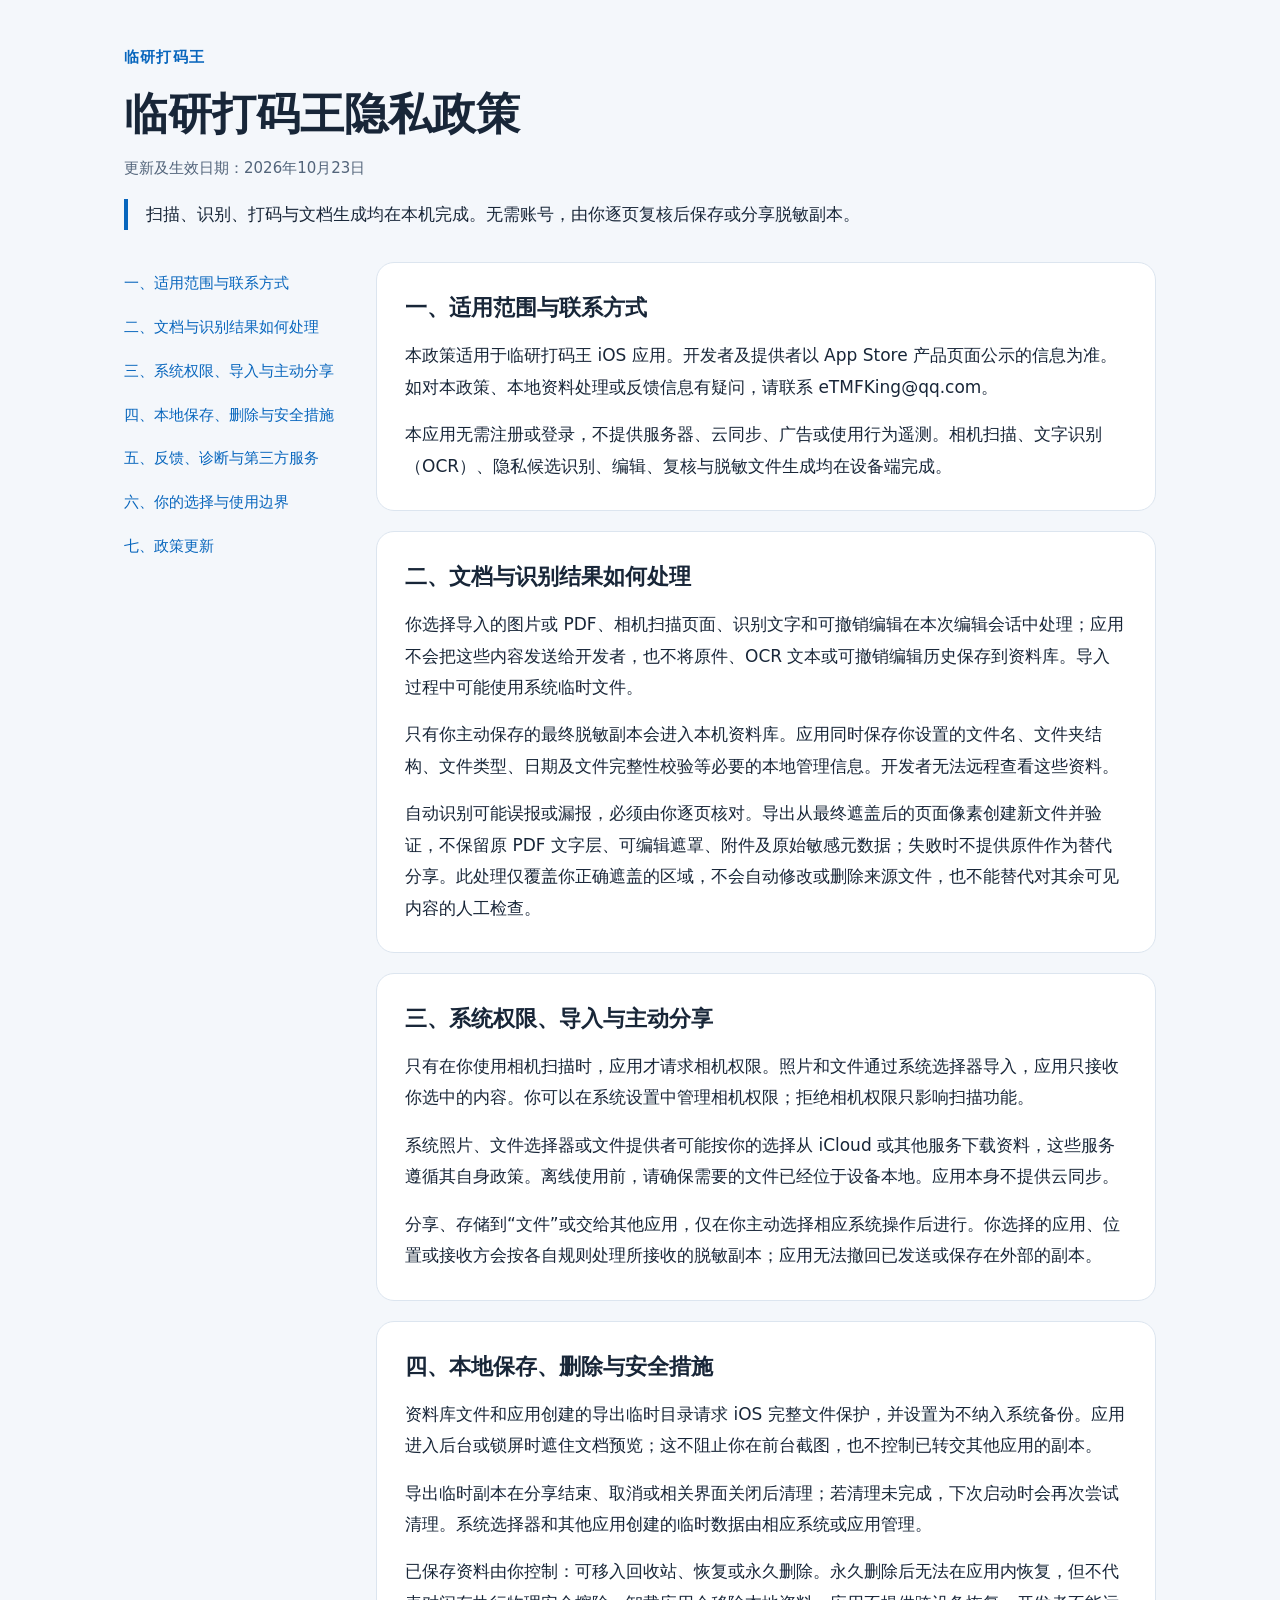
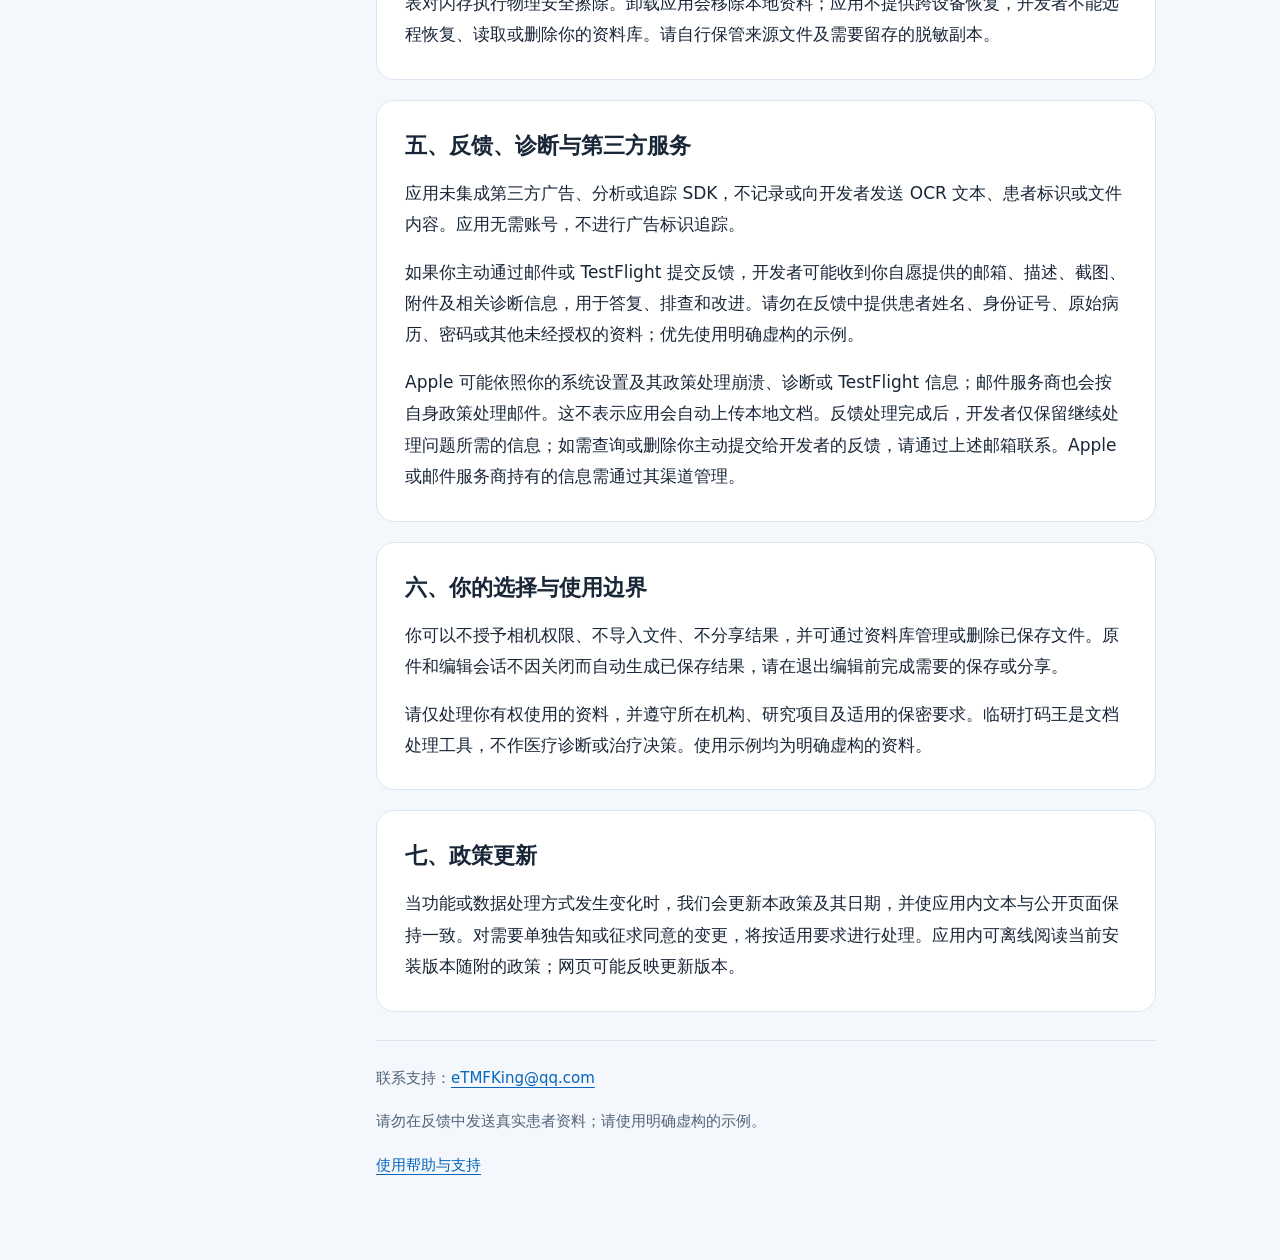
<file: public/redactor-privacy/index.html>
<!doctype html>
<html lang="zh-Hans"><head><meta charset="utf-8"><meta name="viewport" content="width=device-width,initial-scale=1">
<meta name="description" content="更新及生效日期：2026年10月23日"><title>临研打码王隐私政策</title><style>
:root{color-scheme:light dark;--bg:#f4f7fb;--card:#fff;--text:#182638;--muted:#52647a;--blue:#0866bd;--line:#dce5ef}
*{box-sizing:border-box}html{scroll-behavior:smooth;scroll-padding-top:24px}
body{margin:0;background:var(--bg);color:var(--text);font:17px/1.85 system-ui,-apple-system,BlinkMacSystemFont,"PingFang SC",sans-serif}
a{color:var(--blue);text-underline-offset:4px}a:focus-visible{outline:3px solid var(--blue);outline-offset:4px}
.wrap{max-width:1080px;margin:auto;padding:44px 24px 64px}header{margin:0 0 32px}.brand{font-size:15px;font-weight:650;color:var(--blue);letter-spacing:.08em}
h1{font-size:clamp(30px,5vw,44px);line-height:1.35;margin:12px 0}h2{font-size:22px;line-height:1.5;margin:0 0 16px}
p{margin:0 0 16px}.muted,footer{color:var(--muted);font-size:15px}.layout{display:grid;grid-template-columns:220px minmax(0,1fr);gap:32px}
nav{position:sticky;top:24px;align-self:start;font-size:15px}nav a{display:block;padding:8px 0;text-decoration:none}nav a:hover{text-decoration:underline}
main{min-width:0}section{padding:28px;background:var(--card);border:1px solid var(--line);border-radius:18px;margin:0 0 20px}section p:last-child{margin-bottom:0}
.summary{border-left:4px solid var(--blue);padding-left:18px;max-width:760px}footer{border-top:1px solid var(--line);padding-top:24px;margin-top:28px}
@media(max-width:760px){.wrap{padding:28px 18px 40px}.layout{display:block}nav{position:static;margin-bottom:24px;columns:2;column-gap:20px}nav a{break-inside:avoid}section{padding:22px}body{font-size:16px}}
@media(prefers-color-scheme:dark){:root{--bg:#101923;--card:#182432;--text:#e8eff8;--muted:#acbdd0;--blue:#80baff;--line:#334658}}
@media print{body{background:white;color:black}.wrap{padding:0;max-width:none}.layout{display:block}nav{display:none}section{border:0;padding:0;margin:24px 0}a{color:inherit}footer{break-inside:avoid}}
</style></head>
<body><div class="wrap"><header><div class="brand">临研打码王</div><h1>临研打码王隐私政策</h1><p class="muted">更新及生效日期：2026年10月23日</p>
<p class="summary">扫描、识别、打码与文档生成均在本机完成。无需账号，由你逐页复核后保存或分享脱敏副本。</p></header>
<div class="layout"><nav aria-label="页面目录"><a href="#scope">一、适用范围与联系方式</a><a href="#local-processing">二、文档与识别结果如何处理</a><a href="#permissions">三、系统权限、导入与主动分享</a><a href="#retention">四、本地保存、删除与安全措施</a><a href="#feedback">五、反馈、诊断与第三方服务</a><a href="#choices">六、你的选择与使用边界</a><a href="#updates">七、政策更新</a></nav><main><section id="scope"><h2>一、适用范围与联系方式</h2><p>本政策适用于临研打码王 iOS 应用。开发者及提供者以 App Store 产品页面公示的信息为准。如对本政策、本地资料处理或反馈信息有疑问，请联系 eTMFKing@qq.com。</p><p>本应用无需注册或登录，不提供服务器、云同步、广告或使用行为遥测。相机扫描、文字识别（OCR）、隐私候选识别、编辑、复核与脱敏文件生成均在设备端完成。</p></section>
<section id="local-processing"><h2>二、文档与识别结果如何处理</h2><p>你选择导入的图片或 PDF、相机扫描页面、识别文字和可撤销编辑在本次编辑会话中处理；应用不会把这些内容发送给开发者，也不将原件、OCR 文本或可撤销编辑历史保存到资料库。导入过程中可能使用系统临时文件。</p><p>只有你主动保存的最终脱敏副本会进入本机资料库。应用同时保存你设置的文件名、文件夹结构、文件类型、日期及文件完整性校验等必要的本地管理信息。开发者无法远程查看这些资料。</p><p>自动识别可能误报或漏报，必须由你逐页核对。导出从最终遮盖后的页面像素创建新文件并验证，不保留原 PDF 文字层、可编辑遮罩、附件及原始敏感元数据；失败时不提供原件作为替代分享。此处理仅覆盖你正确遮盖的区域，不会自动修改或删除来源文件，也不能替代对其余可见内容的人工检查。</p></section>
<section id="permissions"><h2>三、系统权限、导入与主动分享</h2><p>只有在你使用相机扫描时，应用才请求相机权限。照片和文件通过系统选择器导入，应用只接收你选中的内容。你可以在系统设置中管理相机权限；拒绝相机权限只影响扫描功能。</p><p>系统照片、文件选择器或文件提供者可能按你的选择从 iCloud 或其他服务下载资料，这些服务遵循其自身政策。离线使用前，请确保需要的文件已经位于设备本地。应用本身不提供云同步。</p><p>分享、存储到“文件”或交给其他应用，仅在你主动选择相应系统操作后进行。你选择的应用、位置或接收方会按各自规则处理所接收的脱敏副本；应用无法撤回已发送或保存在外部的副本。</p></section>
<section id="retention"><h2>四、本地保存、删除与安全措施</h2><p>资料库文件和应用创建的导出临时目录请求 iOS 完整文件保护，并设置为不纳入系统备份。应用进入后台或锁屏时遮住文档预览；这不阻止你在前台截图，也不控制已转交其他应用的副本。</p><p>导出临时副本在分享结束、取消或相关界面关闭后清理；若清理未完成，下次启动时会再次尝试清理。系统选择器和其他应用创建的临时数据由相应系统或应用管理。</p><p>已保存资料由你控制：可移入回收站、恢复或永久删除。永久删除后无法在应用内恢复，但不代表对闪存执行物理安全擦除。卸载应用会移除本地资料；应用不提供跨设备恢复，开发者不能远程恢复、读取或删除你的资料库。请自行保管来源文件及需要留存的脱敏副本。</p></section>
<section id="feedback"><h2>五、反馈、诊断与第三方服务</h2><p>应用未集成第三方广告、分析或追踪 SDK，不记录或向开发者发送 OCR 文本、患者标识或文件内容。应用无需账号，不进行广告标识追踪。</p><p>如果你主动通过邮件或 TestFlight 提交反馈，开发者可能收到你自愿提供的邮箱、描述、截图、附件及相关诊断信息，用于答复、排查和改进。请勿在反馈中提供患者姓名、身份证号、原始病历、密码或其他未经授权的资料；优先使用明确虚构的示例。</p><p>Apple 可能依照你的系统设置及其政策处理崩溃、诊断或 TestFlight 信息；邮件服务商也会按自身政策处理邮件。这不表示应用会自动上传本地文档。反馈处理完成后，开发者仅保留继续处理问题所需的信息；如需查询或删除你主动提交给开发者的反馈，请通过上述邮箱联系。Apple 或邮件服务商持有的信息需通过其渠道管理。</p></section>
<section id="choices"><h2>六、你的选择与使用边界</h2><p>你可以不授予相机权限、不导入文件、不分享结果，并可通过资料库管理或删除已保存文件。原件和编辑会话不因关闭而自动生成已保存结果，请在退出编辑前完成需要的保存或分享。</p><p>请仅处理你有权使用的资料，并遵守所在机构、研究项目及适用的保密要求。临研打码王是文档处理工具，不作医疗诊断或治疗决策。使用示例均为明确虚构的资料。</p></section>
<section id="updates"><h2>七、政策更新</h2><p>当功能或数据处理方式发生变化时，我们会更新本政策及其日期，并使应用内文本与公开页面保持一致。对需要单独告知或征求同意的变更，将按适用要求进行处理。应用内可离线阅读当前安装版本随附的政策；网页可能反映更新版本。</p></section>
<footer><p>联系支持：<a href="mailto:eTMFKing@qq.com">eTMFKing@qq.com</a></p>
<p>请勿在反馈中发送真实患者资料；请使用明确虚构的示例。</p><p><a href="../redactor-support/">使用帮助与支持</a></p></footer></main></div></div></body></html>
</file>
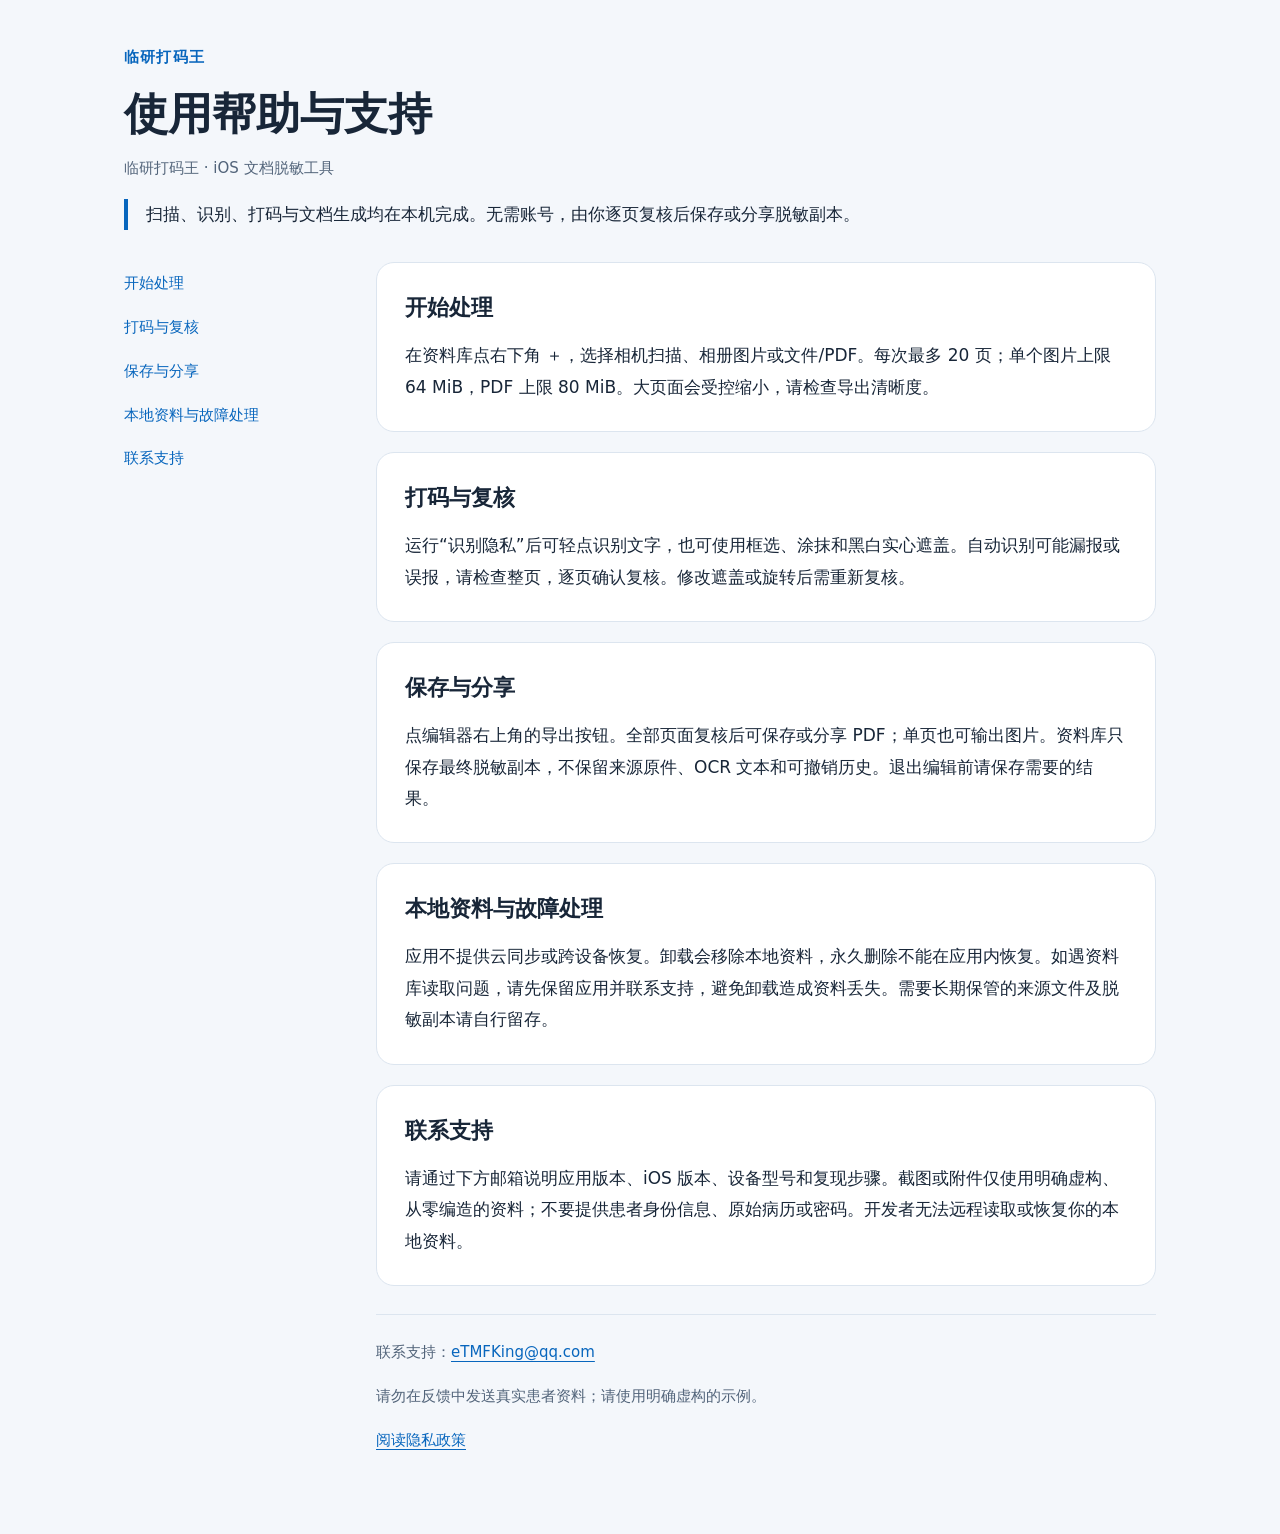
<file: public/redactor-support/index.html>
<!doctype html>
<html lang="zh-Hans"><head><meta charset="utf-8"><meta name="viewport" content="width=device-width,initial-scale=1">
<meta name="description" content="临研打码王 · iOS 文档脱敏工具"><title>使用帮助与支持</title><style>
:root{color-scheme:light dark;--bg:#f4f7fb;--card:#fff;--text:#182638;--muted:#52647a;--blue:#0866bd;--line:#dce5ef}
*{box-sizing:border-box}html{scroll-behavior:smooth;scroll-padding-top:24px}
body{margin:0;background:var(--bg);color:var(--text);font:17px/1.85 system-ui,-apple-system,BlinkMacSystemFont,"PingFang SC",sans-serif}
a{color:var(--blue);text-underline-offset:4px}a:focus-visible{outline:3px solid var(--blue);outline-offset:4px}
.wrap{max-width:1080px;margin:auto;padding:44px 24px 64px}header{margin:0 0 32px}.brand{font-size:15px;font-weight:650;color:var(--blue);letter-spacing:.08em}
h1{font-size:clamp(30px,5vw,44px);line-height:1.35;margin:12px 0}h2{font-size:22px;line-height:1.5;margin:0 0 16px}
p{margin:0 0 16px}.muted,footer{color:var(--muted);font-size:15px}.layout{display:grid;grid-template-columns:220px minmax(0,1fr);gap:32px}
nav{position:sticky;top:24px;align-self:start;font-size:15px}nav a{display:block;padding:8px 0;text-decoration:none}nav a:hover{text-decoration:underline}
main{min-width:0}section{padding:28px;background:var(--card);border:1px solid var(--line);border-radius:18px;margin:0 0 20px}section p:last-child{margin-bottom:0}
.summary{border-left:4px solid var(--blue);padding-left:18px;max-width:760px}footer{border-top:1px solid var(--line);padding-top:24px;margin-top:28px}
@media(max-width:760px){.wrap{padding:28px 18px 40px}.layout{display:block}nav{position:static;margin-bottom:24px;columns:2;column-gap:20px}nav a{break-inside:avoid}section{padding:22px}body{font-size:16px}}
@media(prefers-color-scheme:dark){:root{--bg:#101923;--card:#182432;--text:#e8eff8;--muted:#acbdd0;--blue:#80baff;--line:#334658}}
@media print{body{background:white;color:black}.wrap{padding:0;max-width:none}.layout{display:block}nav{display:none}section{border:0;padding:0;margin:24px 0}a{color:inherit}footer{break-inside:avoid}}
</style></head>
<body><div class="wrap"><header><div class="brand">临研打码王</div><h1>使用帮助与支持</h1><p class="muted">临研打码王 · iOS 文档脱敏工具</p>
<p class="summary">扫描、识别、打码与文档生成均在本机完成。无需账号，由你逐页复核后保存或分享脱敏副本。</p></header>
<div class="layout"><nav aria-label="页面目录"><a href="#start">开始处理</a><a href="#redact">打码与复核</a><a href="#export">保存与分享</a><a href="#storage">本地资料与故障处理</a><a href="#contact">联系支持</a></nav><main><section id="start"><h2>开始处理</h2><p>在资料库点右下角 ＋，选择相机扫描、相册图片或文件/PDF。每次最多 20 页；单个图片上限 64 MiB，PDF 上限 80 MiB。大页面会受控缩小，请检查导出清晰度。</p></section><section id="redact"><h2>打码与复核</h2><p>运行“识别隐私”后可轻点识别文字，也可使用框选、涂抹和黑白实心遮盖。自动识别可能漏报或误报，请检查整页，逐页确认复核。修改遮盖或旋转后需重新复核。</p></section><section id="export"><h2>保存与分享</h2><p>点编辑器右上角的导出按钮。全部页面复核后可保存或分享 PDF；单页也可输出图片。资料库只保存最终脱敏副本，不保留来源原件、OCR 文本和可撤销历史。退出编辑前请保存需要的结果。</p></section><section id="storage"><h2>本地资料与故障处理</h2><p>应用不提供云同步或跨设备恢复。卸载会移除本地资料，永久删除不能在应用内恢复。如遇资料库读取问题，请先保留应用并联系支持，避免卸载造成资料丢失。需要长期保管的来源文件及脱敏副本请自行留存。</p></section><section id="contact"><h2>联系支持</h2><p>请通过下方邮箱说明应用版本、iOS 版本、设备型号和复现步骤。截图或附件仅使用明确虚构、从零编造的资料；不要提供患者身份信息、原始病历或密码。开发者无法远程读取或恢复你的本地资料。</p></section>
<footer><p>联系支持：<a href="mailto:eTMFKing@qq.com">eTMFKing@qq.com</a></p>
<p>请勿在反馈中发送真实患者资料；请使用明确虚构的示例。</p><p><a href="../redactor-privacy/">阅读隐私政策</a></p></footer></main></div></div></body></html>
</file>
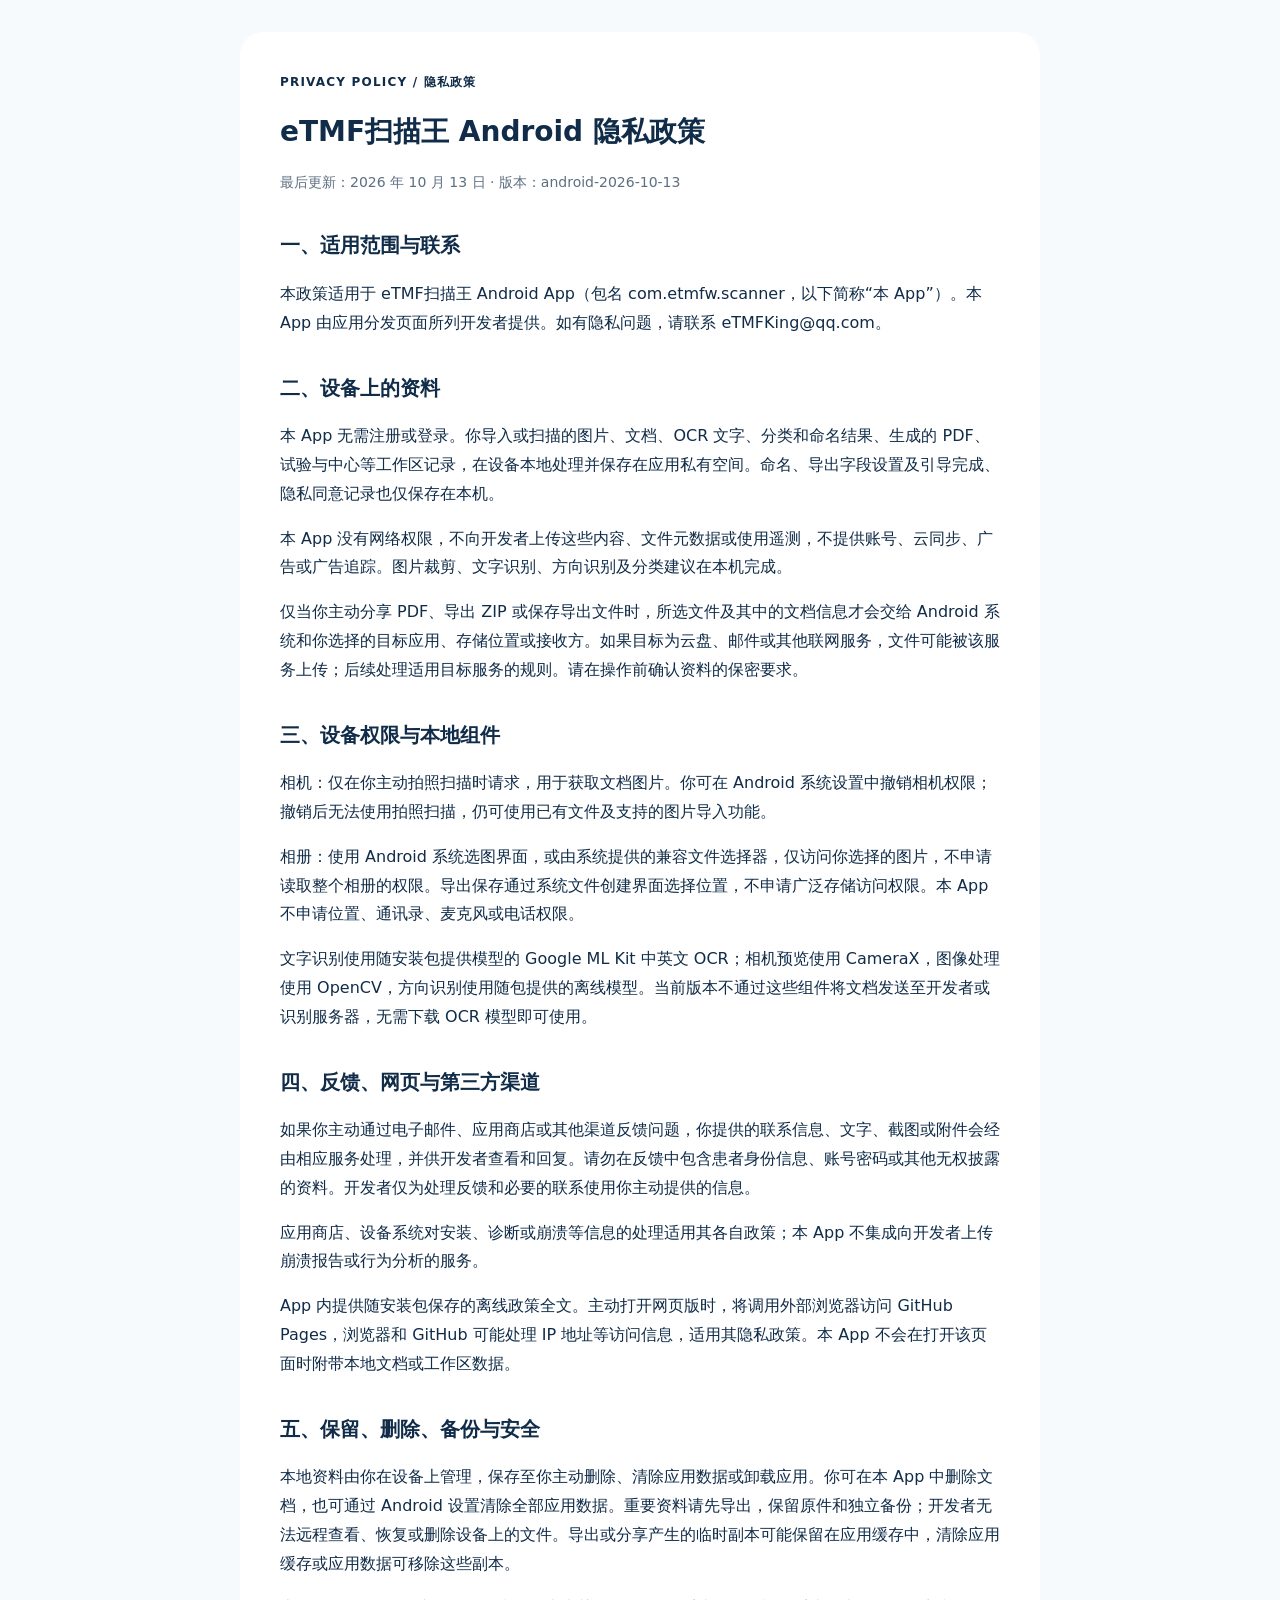
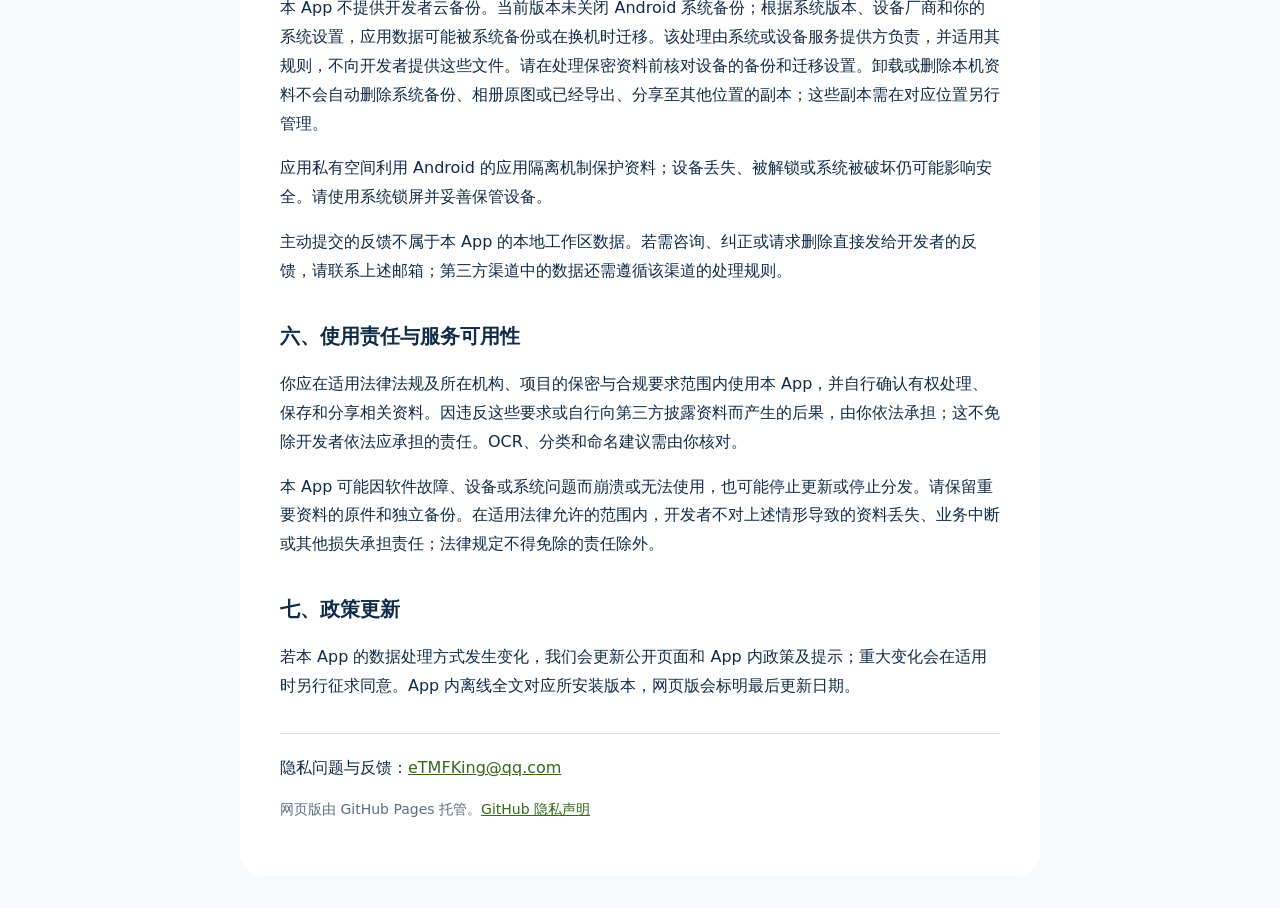
<file: public/tool-android-privacy/index.html>
<!doctype html>
<html lang="zh-CN"><head><meta charset="utf-8"><meta name="viewport" content="width=device-width, initial-scale=1"><meta name="description" content="eTMF扫描王 Android 版隐私政策：本地扫描与离线识别、设备权限、分享导出及资料管理。"><title>eTMF扫描王 Android 隐私政策</title><style>
:root{color-scheme:light dark;font-family:system-ui,-apple-system,"Noto Sans SC",sans-serif;line-height:1.8;color:#102c48;background:#f7fafc}body{margin:0;padding:32px 20px}main{box-sizing:border-box;max-width:800px;margin:auto;background:#fff;border-radius:24px;padding:40px}h1{font-size:28px;line-height:1.4}h2{font-size:20px;margin-top:32px}p{overflow-wrap:anywhere}a{color:#356b16}.meta{color:#5d6f82;font-size:14px}.label{font-size:12px;letter-spacing:.1em;font-weight:700}footer{margin-top:32px;border-top:1px solid #ddd;padding-top:20px}@media(max-width:600px){body{padding:16px 12px}main{padding:24px 20px}h1{font-size:24px}}@media(prefers-color-scheme:dark){:root{color:#e3edf6;background:#101a24}main{background:#172635}.meta{color:#a2b5c7}a{color:#b7f34a}}
</style></head><body><main><div class="label">PRIVACY POLICY / 隐私政策</div><h1>eTMF扫描王 Android 隐私政策</h1><p class="meta">最后更新：2026 年 10 月 13 日 · 版本：android-2026-10-13</p><section><h2>一、适用范围与联系</h2><p>本政策适用于 eTMF扫描王 Android App（包名 com.etmfw.scanner，以下简称“本 App”）。本 App 由应用分发页面所列开发者提供。如有隐私问题，请联系 eTMFKing@qq.com。</p></section>
<section><h2>二、设备上的资料</h2><p>本 App 无需注册或登录。你导入或扫描的图片、文档、OCR 文字、分类和命名结果、生成的 PDF、试验与中心等工作区记录，在设备本地处理并保存在应用私有空间。命名、导出字段设置及引导完成、隐私同意记录也仅保存在本机。</p><p>本 App 没有网络权限，不向开发者上传这些内容、文件元数据或使用遥测，不提供账号、云同步、广告或广告追踪。图片裁剪、文字识别、方向识别及分类建议在本机完成。</p><p>仅当你主动分享 PDF、导出 ZIP 或保存导出文件时，所选文件及其中的文档信息才会交给 Android 系统和你选择的目标应用、存储位置或接收方。如果目标为云盘、邮件或其他联网服务，文件可能被该服务上传；后续处理适用目标服务的规则。请在操作前确认资料的保密要求。</p></section>
<section><h2>三、设备权限与本地组件</h2><p>相机：仅在你主动拍照扫描时请求，用于获取文档图片。你可在 Android 系统设置中撤销相机权限；撤销后无法使用拍照扫描，仍可使用已有文件及支持的图片导入功能。</p><p>相册：使用 Android 系统选图界面，或由系统提供的兼容文件选择器，仅访问你选择的图片，不申请读取整个相册的权限。导出保存通过系统文件创建界面选择位置，不申请广泛存储访问权限。本 App 不申请位置、通讯录、麦克风或电话权限。</p><p>文字识别使用随安装包提供模型的 Google ML Kit 中英文 OCR；相机预览使用 CameraX，图像处理使用 OpenCV，方向识别使用随包提供的离线模型。当前版本不通过这些组件将文档发送至开发者或识别服务器，无需下载 OCR 模型即可使用。</p></section>
<section><h2>四、反馈、网页与第三方渠道</h2><p>如果你主动通过电子邮件、应用商店或其他渠道反馈问题，你提供的联系信息、文字、截图或附件会经由相应服务处理，并供开发者查看和回复。请勿在反馈中包含患者身份信息、账号密码或其他无权披露的资料。开发者仅为处理反馈和必要的联系使用你主动提供的信息。</p><p>应用商店、设备系统对安装、诊断或崩溃等信息的处理适用其各自政策；本 App 不集成向开发者上传崩溃报告或行为分析的服务。</p><p>App 内提供随安装包保存的离线政策全文。主动打开网页版时，将调用外部浏览器访问 GitHub Pages，浏览器和 GitHub 可能处理 IP 地址等访问信息，适用其隐私政策。本 App 不会在打开该页面时附带本地文档或工作区数据。</p></section>
<section><h2>五、保留、删除、备份与安全</h2><p>本地资料由你在设备上管理，保存至你主动删除、清除应用数据或卸载应用。你可在本 App 中删除文档，也可通过 Android 设置清除全部应用数据。重要资料请先导出，保留原件和独立备份；开发者无法远程查看、恢复或删除设备上的文件。导出或分享产生的临时副本可能保留在应用缓存中，清除应用缓存或应用数据可移除这些副本。</p><p>本 App 不提供开发者云备份。当前版本未关闭 Android 系统备份；根据系统版本、设备厂商和你的系统设置，应用数据可能被系统备份或在换机时迁移。该处理由系统或设备服务提供方负责，并适用其规则，不向开发者提供这些文件。请在处理保密资料前核对设备的备份和迁移设置。卸载或删除本机资料不会自动删除系统备份、相册原图或已经导出、分享至其他位置的副本；这些副本需在对应位置另行管理。</p><p>应用私有空间利用 Android 的应用隔离机制保护资料；设备丢失、被解锁或系统被破坏仍可能影响安全。请使用系统锁屏并妥善保管设备。</p><p>主动提交的反馈不属于本 App 的本地工作区数据。若需咨询、纠正或请求删除直接发给开发者的反馈，请联系上述邮箱；第三方渠道中的数据还需遵循该渠道的处理规则。</p></section>
<section><h2>六、使用责任与服务可用性</h2><p>你应在适用法律法规及所在机构、项目的保密与合规要求范围内使用本 App，并自行确认有权处理、保存和分享相关资料。因违反这些要求或自行向第三方披露资料而产生的后果，由你依法承担；这不免除开发者依法应承担的责任。OCR、分类和命名建议需由你核对。</p><p>本 App 可能因软件故障、设备或系统问题而崩溃或无法使用，也可能停止更新或停止分发。请保留重要资料的原件和独立备份。在适用法律允许的范围内，开发者不对上述情形导致的资料丢失、业务中断或其他损失承担责任；法律规定不得免除的责任除外。</p></section>
<section><h2>七、政策更新</h2><p>若本 App 的数据处理方式发生变化，我们会更新公开页面和 App 内政策及提示；重大变化会在适用时另行征求同意。App 内离线全文对应所安装版本，网页版会标明最后更新日期。</p></section><footer>隐私问题与反馈：<a href="mailto:eTMFKing@qq.com">eTMFKing@qq.com</a><p class="meta">网页版由 GitHub Pages 托管。<a href="https://docs.github.com/en/site-policy/privacy-policies/github-general-privacy-statement">GitHub 隐私声明</a></p></footer></main></body></html>
</file>
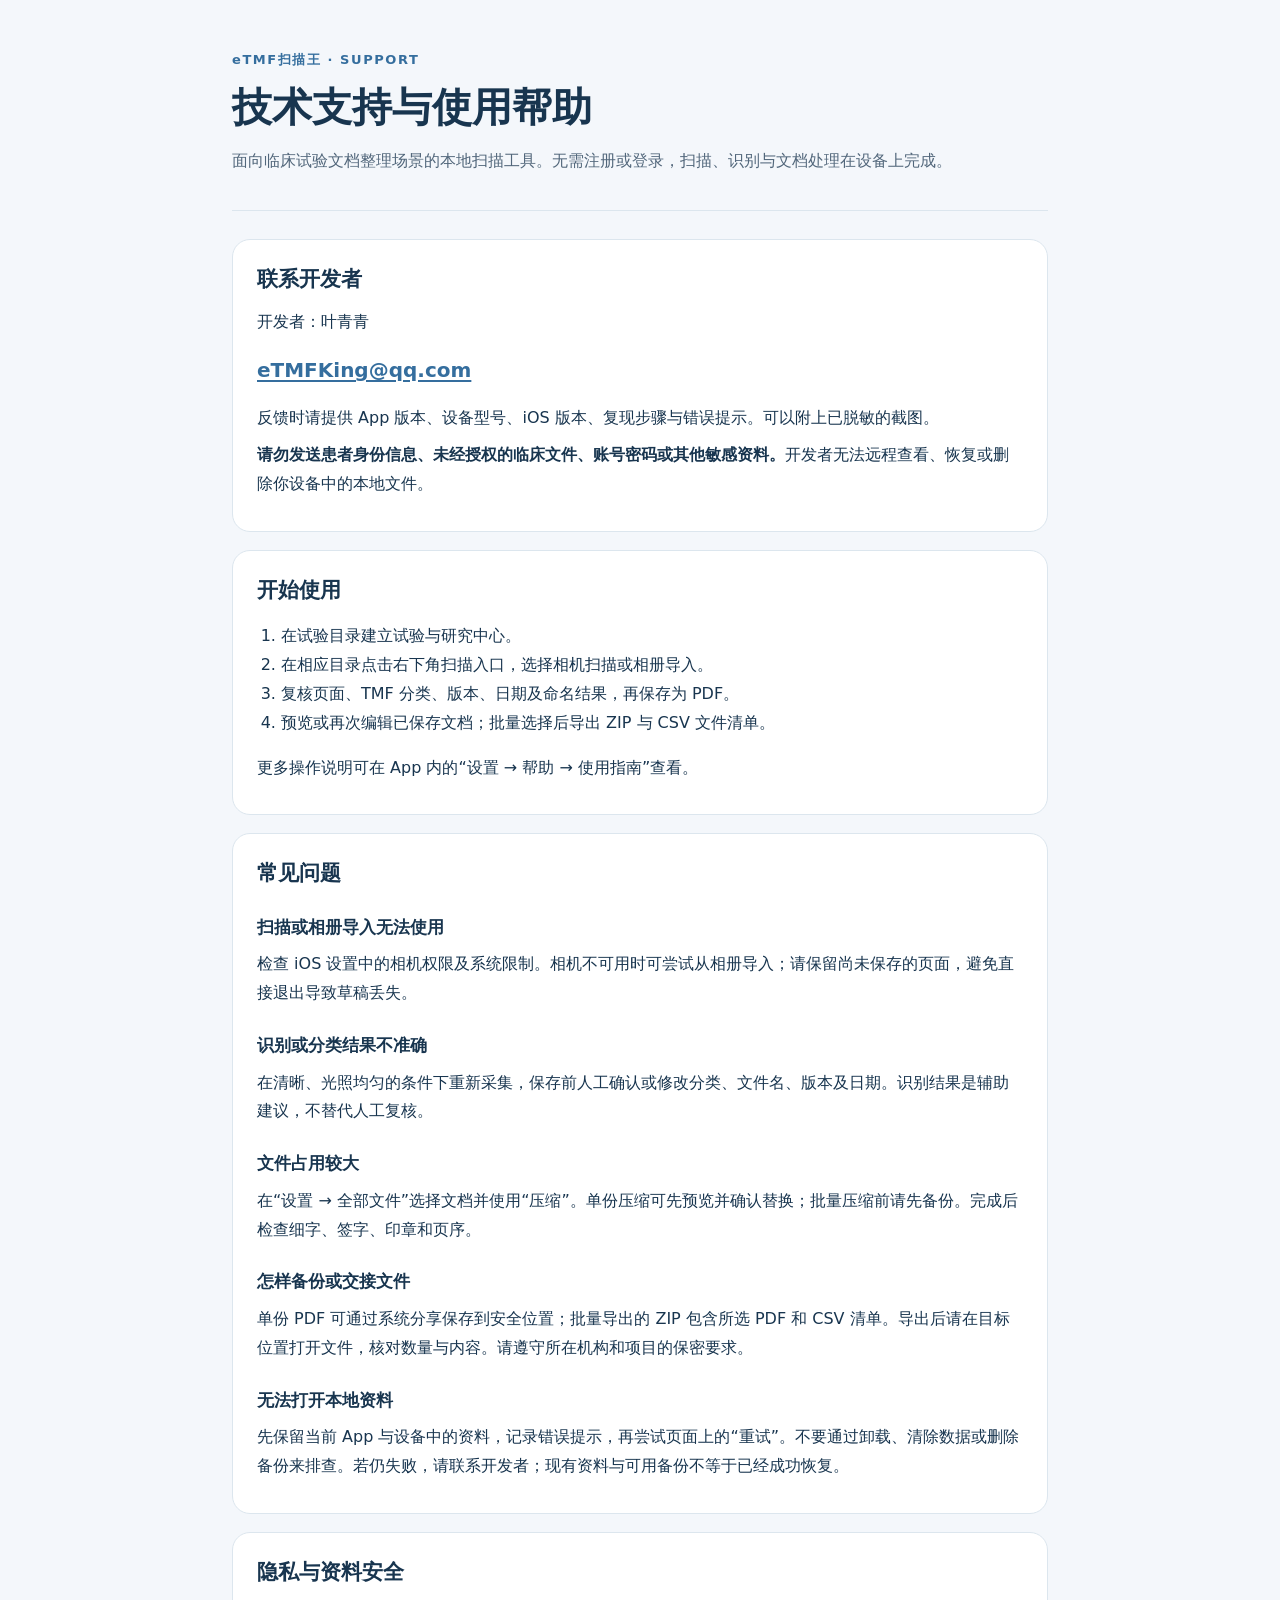
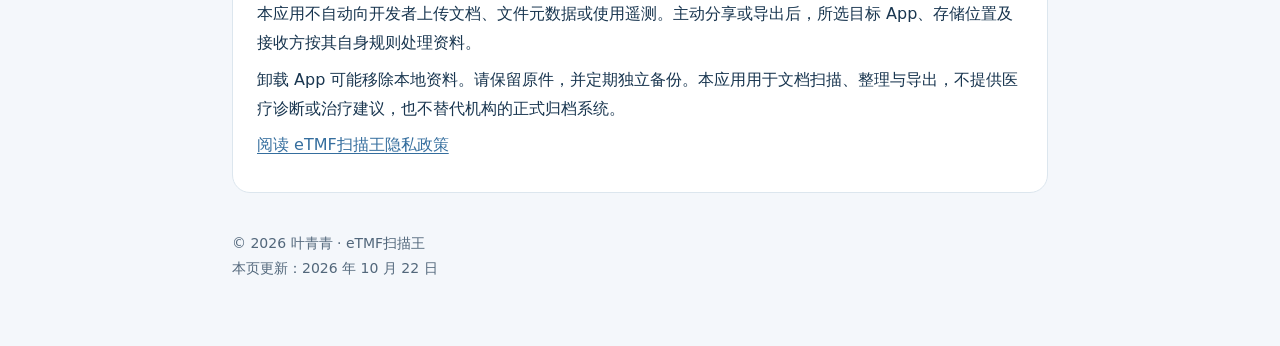
<file: public/tool-support/index.html>
<!doctype html>
<html lang="zh-CN">
<head>
<meta charset="utf-8"><meta name="viewport" content="width=device-width,initial-scale=1">
<title>eTMF扫描王 · 技术支持</title>
<meta name="description" content="eTMF扫描王官方技术支持：本地扫描、文档命名、导出备份与常见问题。">
<style>
:root{color-scheme:light dark;--bg:#f4f7fb;--card:#fff;--ink:#18354f;--muted:#52677b;--line:#dce6ee;--accent:#356e9e}*{box-sizing:border-box}body{margin:0;background:var(--bg);color:var(--ink);font:16px/1.8 system-ui,-apple-system,BlinkMacSystemFont,"PingFang SC",sans-serif}main{max-width:860px;margin:auto;padding:48px 22px 64px}header{border-bottom:1px solid var(--line);padding-bottom:26px;margin-bottom:28px}.eyebrow{color:var(--accent);font-size:13px;letter-spacing:.12em;font-weight:700}h1{font-size:clamp(28px,5vw,40px);line-height:1.3;margin:10px 0 14px}h2{font-size:21px;line-height:1.5;margin:0 0 12px}h3{font-size:17px;margin:22px 0 6px}p{margin:8px 0}a{color:var(--accent);text-underline-offset:3px}a:focus-visible{outline:3px solid var(--accent);outline-offset:4px}section{background:var(--card);border:1px solid var(--line);border-radius:18px;padding:24px;margin:18px 0}.muted,footer{color:var(--muted)}.contact{display:inline-block;padding:8px 0;font-size:20px;font-weight:650;overflow-wrap:anywhere}ul,ol{padding-left:24px}footer{padding-top:20px;font-size:14px}@media(prefers-color-scheme:dark){:root{--bg:#111a24;--card:#1b2836;--ink:#ecf3f9;--muted:#b2c3d3;--line:#35485b;--accent:#99c7ee}}@media(max-width:480px){main{padding:30px 16px 48px}section{padding:20px}}
</style>
</head>
<body><main>
<header><div class="eyebrow">eTMF扫描王 · SUPPORT</div><h1>技术支持与使用帮助</h1><p class="muted">面向临床试验文档整理场景的本地扫描工具。无需注册或登录，扫描、识别与文档处理在设备上完成。</p></header>
<section aria-labelledby="contact"><h2 id="contact">联系开发者</h2><p>开发者：叶青青</p><a class="contact" href="mailto:eTMFKing@qq.com?subject=eTMF%E6%89%AB%E6%8F%8F%E7%8E%8B%E6%8A%80%E6%9C%AF%E6%94%AF%E6%8C%81">eTMFKing@qq.com</a><p>反馈时请提供 App 版本、设备型号、iOS 版本、复现步骤与错误提示。可以附上已脱敏的截图。</p><p><strong>请勿发送患者身份信息、未经授权的临床文件、账号密码或其他敏感资料。</strong>开发者无法远程查看、恢复或删除你设备中的本地文件。</p></section>
<section aria-labelledby="start"><h2 id="start">开始使用</h2><ol><li>在试验目录建立试验与研究中心。</li><li>在相应目录点击右下角扫描入口，选择相机扫描或相册导入。</li><li>复核页面、TMF 分类、版本、日期及命名结果，再保存为 PDF。</li><li>预览或再次编辑已保存文档；批量选择后导出 ZIP 与 CSV 文件清单。</li></ol><p>更多操作说明可在 App 内的“设置 → 帮助 → 使用指南”查看。</p></section>
<section aria-labelledby="faq"><h2 id="faq">常见问题</h2><h3>扫描或相册导入无法使用</h3><p>检查 iOS 设置中的相机权限及系统限制。相机不可用时可尝试从相册导入；请保留尚未保存的页面，避免直接退出导致草稿丢失。</p><h3>识别或分类结果不准确</h3><p>在清晰、光照均匀的条件下重新采集，保存前人工确认或修改分类、文件名、版本及日期。识别结果是辅助建议，不替代人工复核。</p><h3>文件占用较大</h3><p>在“设置 → 全部文件”选择文档并使用“压缩”。单份压缩可先预览并确认替换；批量压缩前请先备份。完成后检查细字、签字、印章和页序。</p><h3>怎样备份或交接文件</h3><p>单份 PDF 可通过系统分享保存到安全位置；批量导出的 ZIP 包含所选 PDF 和 CSV 清单。导出后请在目标位置打开文件，核对数量与内容。请遵守所在机构和项目的保密要求。</p><h3>无法打开本地资料</h3><p>先保留当前 App 与设备中的资料，记录错误提示，再尝试页面上的“重试”。不要通过卸载、清除数据或删除备份来排查。若仍失败，请联系开发者；现有资料与可用备份不等于已经成功恢复。</p></section>
<section aria-labelledby="privacy"><h2 id="privacy">隐私与资料安全</h2><p>本应用不自动向开发者上传文档、文件元数据或使用遥测。主动分享或导出后，所选目标 App、存储位置及接收方按其自身规则处理资料。</p><p>卸载 App 可能移除本地资料。请保留原件，并定期独立备份。本应用用于文档扫描、整理与导出，不提供医疗诊断或治疗建议，也不替代机构的正式归档系统。</p><p><a href="https://etmfking.github.io/etmf-king-policies/tool-privacy/">阅读 eTMF扫描王隐私政策</a></p></section>
<footer>© 2026 叶青青 · eTMF扫描王<br>本页更新：2026 年 10 月 22 日</footer>
</main></body></html>
</file>
